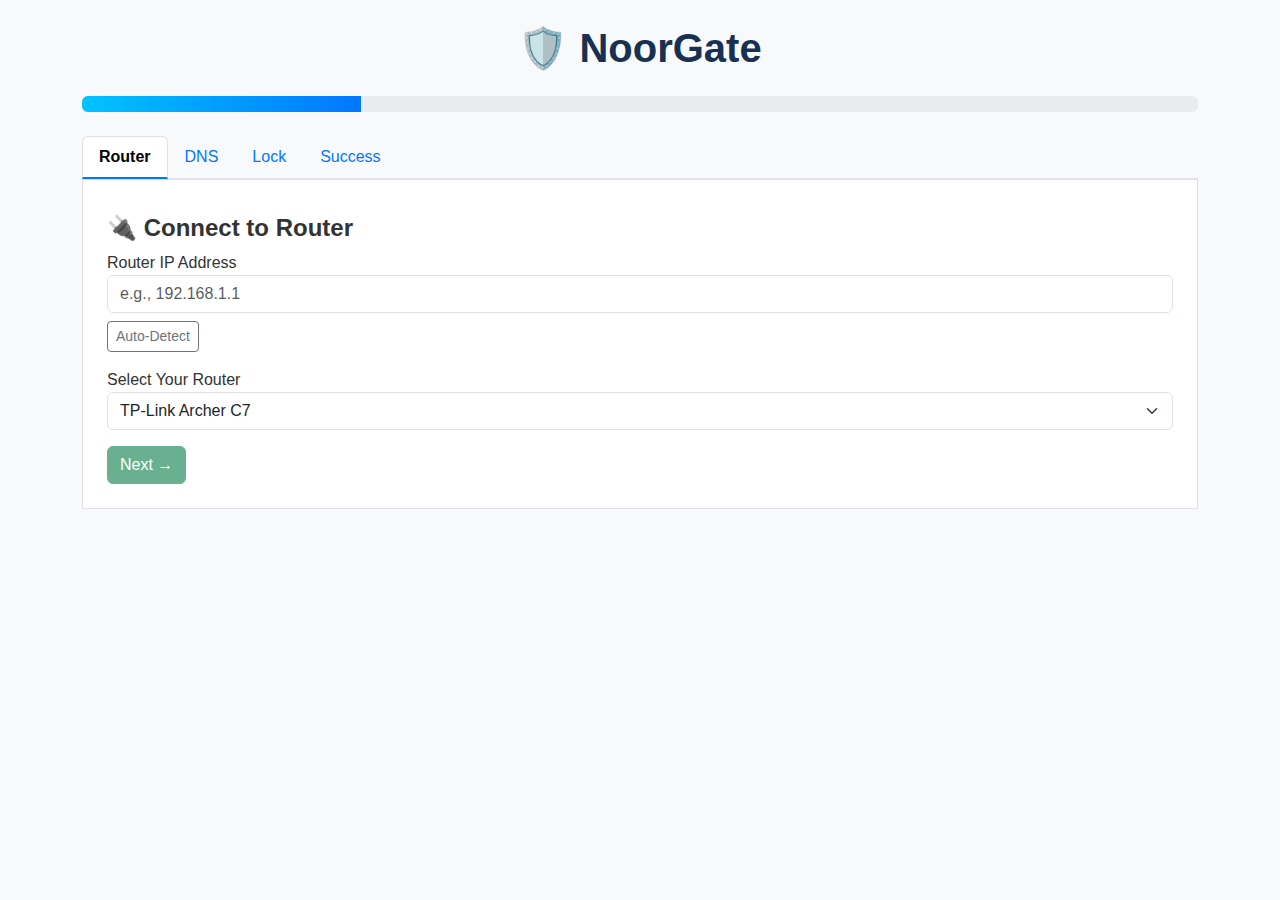
<file: index.html>
<!DOCTYPE html>
<html lang="en">
<head>
  <meta charset="UTF-8" />
  <meta name="viewport" content="width=device-width, initial-scale=1.0"/>
  <title>NoorGate – Guardian Lock</title>
  <link rel="manifest" href="manifest.json" />
  <link rel="stylesheet" href="https://cdn.jsdelivr.net/npm/bootstrap@5.3.0/dist/css/bootstrap.min.css"/>
  <link rel="stylesheet" href="css/main.css" />
</head>
<body class="bg-light">

<div class="container mt-4">
  <h1 class="text-center mb-4">🛡️ NoorGate</h1>

  <!-- Progress Bar -->
  <div class="progress mb-4">
    <div id="setupProgress" class="progress-bar" style="width: 25%"></div>
  </div>

  <!-- Nav Tabs -->
  <ul class="nav nav-tabs" id="setupTabs">
    <li class="nav-item"><button class="nav-link active" data-bs-toggle="tab" data-bs-target="#router">Router</button></li>
    <li class="nav-item"><button class="nav-link" data-bs-toggle="tab" data-bs-target="#dns">DNS</button></li>
    <li class="nav-item"><button class="nav-link" data-bs-toggle="tab" data-bs-target="#lock">Lock</button></li>
    <li class="nav-item"><button class="nav-link" data-bs-toggle="tab" data-bs-target="#success">Success</button></li>
  </ul>

  <!-- Tab Content -->
  <div class="tab-content border p-4 bg-white">
    
    <!-- Router Tab -->
    <div class="tab-pane fade show active" id="router">
      <h4>🔌 Connect to Router</h4>
      <div class="mb-3">
        <label>Router IP Address</label>
        <input type="text" id="routerIP" class="form-control" placeholder="e.g., 192.168.1.1">
        <button class="btn btn-sm btn-outline-secondary mt-2" onclick="detectRouter()">Auto-Detect</button>
      </div>
      <div class="mb-3" id="routerDropdownContainer">
        <label>Select Your Router</label>
        <select id="routerDropdown" class="form-select"></select>
        <div id="routerWarning" class="form-text text-danger mt-1"></div>
      </div>
      <button id="routerNextBtn" class="btn btn-success" onclick="goToTab('dns')" disabled>Next →</button>
    </div>

    <!-- DNS Tab -->
    <div class="tab-pane fade" id="dns">
      <h4>🌐 DNS Filtering</h4>
      <select id="dnsProvider" class="form-select mb-3">
        <option value="kahf">Kahf Guard (Strict)</option>
        <option value="cleanbrowsing">CleanBrowsing (Family)</option>
      </select>
      <div class="mb-3">
        <label>Primary DNS</label>
        <input id="dnsPrimary" class="form-control" readonly>
      </div>
      <div class="mb-3">
        <label>Secondary DNS</label>
        <input id="dnsSecondary" class="form-control" readonly>
      </div>
      <button id="dnsTestBtn" class="btn btn-outline-primary">Test DNS Filter</button>
      <div id="dnsTestResult" class="mt-2 fw-bold"></div>

      <!-- DoH Blocklist (Advanced) -->
      <div class="mt-4">
        <button class="btn btn-sm btn-outline-dark" data-bs-toggle="collapse" data-bs-target="#dohBlocklist">🔍 Show DoH Blocklist</button>
        <ul id="dohBlocklist" class="collapse list-group list-group-flush mt-2"></ul>
      </div>

      <button class="btn btn-success float-end mt-3" onclick="goToTab('lock')">Next →</button>
    </div>

    <!-- Lock Tab -->
    <div class="tab-pane fade" id="lock">
      <h4>🔒 Lock Router</h4>
      <div class="mb-3">
        <label>Admin Password</label>
        <div class="input-group">
          <input type="text" id="routerPassword" class="form-control" readonly />
          <button class="btn btn-outline-secondary" data-bs-toggle="modal" data-bs-target="#disclaimerModal">Generate</button>
        </div>
      </div>
      <div class="alert alert-warning small">
        ⚠️ This password is your key. Losing it may lock you out permanently.
      </div>
      <button class="btn btn-danger" onclick="lockRouter()">Lock & Finish</button>
    </div>

    <!-- Success Tab -->
    <div class="tab-pane fade" id="success">
      <h4 class="text-success">🎉 Success!</h4>
      <div class="alert alert-info">
        <strong>🕋 Reflection:</strong> “Indeed, Allah loves those who purify themselves.” (Qur’an 2:222)
      </div>
      <button class="btn btn-outline-success" onclick="goToTab('dns')">Retest DNS</button>
      <a class="btn btn-primary" href="https://wa.me/?text=Try%20NoorGate:%20https://kutumia.github.io/noorgate">Share via WhatsApp</a>
    </div>
  </div>
</div>

<!-- Disclaimer Modal -->
<div class="modal fade" id="disclaimerModal" tabindex="-1" aria-labelledby="disclaimerLabel" aria-hidden="true">
  <div class="modal-dialog modal-dialog-centered">
    <div class="modal-content">
      <div class="modal-header bg-warning">
        <h5 class="modal-title" id="disclaimerLabel">⚠️ Final Lock Warning</h5>
        <button type="button" class="btn-close" data-bs-dismiss="modal"></button>
      </div>
      <div class="modal-body">
        <p>This will lock your router from DNS changes. You must store this password safely.</p>
        <p>By clicking confirm, you acknowledge full responsibility.</p>
      </div>
      <div class="modal-footer">
        <button type="button" class="btn btn-secondary" data-bs-dismiss="modal">Cancel</button>
        <button id="confirmGenerate" class="btn btn-danger" data-bs-dismiss="modal">I Understand, Generate</button>
      </div>
    </div>
  </div>
</div>

<!-- Scripts -->
<script src="https://cdn.jsdelivr.net/npm/bootstrap@5.3.0/dist/js/bootstrap.bundle.min.js"></script>
<script src="js/router.js"></script>
<script src="js/main.js"></script>
<script>
  if ('serviceWorker' in navigator) {
    navigator.serviceWorker.register('/js/service-worker.js')
      .then(() => console.log('✅ Service Worker Registered'))
      .catch(err => console.error('❌ Service Worker Error:', err));
  }
</script>

</body>
</html>
</file>
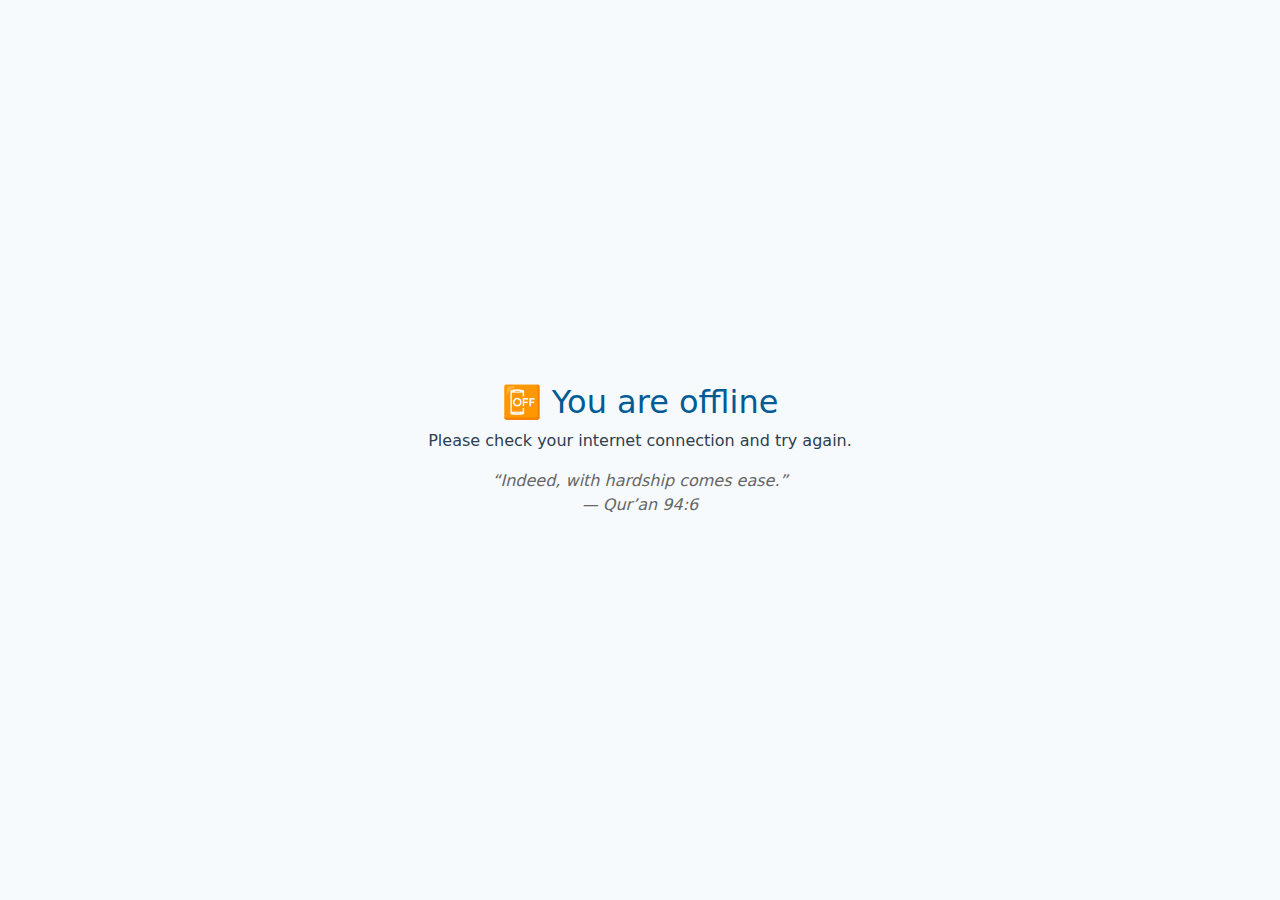
<file: offline.html>
<!DOCTYPE html>
<html lang="en">
<head>
  <meta charset="UTF-8" />
  <meta name="viewport" content="width=device-width, initial-scale=1.0"/>
  <title>NoorGate – Offline</title>
  <link href="https://cdn.jsdelivr.net/npm/bootstrap@5.3.0/dist/css/bootstrap.min.css" rel="stylesheet">
  <style>
    body {
      background: #f7fafc;
      color: #2c3e50;
      display: flex;
      align-items: center;
      justify-content: center;
      height: 100vh;
      text-align: center;
      padding: 2rem;
    }
    .offline-box {
      max-width: 600px;
    }
    h1 {
      font-size: 2rem;
      color: #005b96;
    }
    .reflection {
      margin-top: 1rem;
      font-style: italic;
      color: #666;
    }
  </style>
</head>
<body>
  <div class="offline-box">
    <h1>📴 You are offline</h1>
    <p>Please check your internet connection and try again.</p>
    <div class="reflection">
      “Indeed, with hardship comes ease.”<br>— Qur’an 94:6
    </div>
  </div>
</body>
</html>
</file>
<file: css/main.css>
body {
  font-family: 'Segoe UI', 'Helvetica Neue', sans-serif;
  background: #f9fcff;
  color: #333;
}

h1 {
  font-weight: 700;
  color: #183153;
}

h4 {
  font-weight: 600;
  margin-top: 10px;
}

label {
  font-weight: 500;
}

input.form-control:read-only {
  background-color: #f5f5f5;
}

.alert-info {
  background-color: #e6f2ff;
  border-color: #cfe2ff;
  color: #003b73;
}

.alert-warning {
  background-color: #fff3cd;
  border-color: #ffeeba;
  color: #856404;
}

.progress-bar {
  transition: width 0.4s ease;
  background: linear-gradient(to right, #00c3ff, #0077ff);
}

.nav-tabs .nav-link.active {
  background-color: #ffffff;
  border-bottom: 2px solid #0077ff;
  font-weight: bold;
}

.nav-tabs .nav-link {
  color: #0077ff;
}

.btn-outline-primary {
  border-color: #0077ff;
  color: #0077ff;
}

.btn-outline-primary:hover {
  background-color: #0077ff;
  color: white;
}

.btn-danger {
  background-color: #e60023;
  border-color: #e60023;
}

#dnsTestResult {
  font-size: 1rem;
}

.modal-header.bg-warning {
  background: #fff4cd;
  border-bottom: 1px solid #ffeeba;
}

.list-group-item {
  font-size: 0.9rem;
}
</file>
